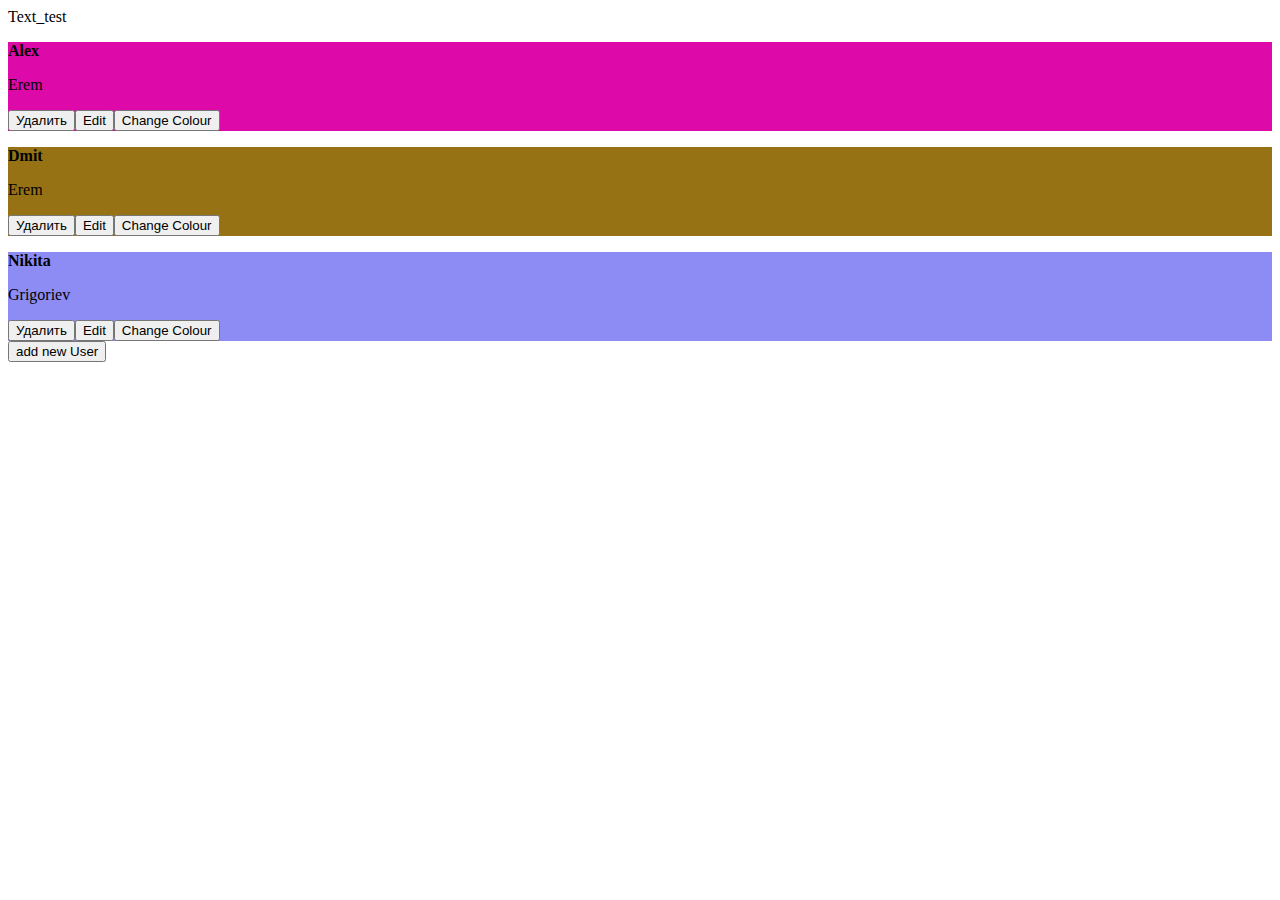
<file: index.html>
<!DOCTYPE html>
<html lang="ru">
<head>
    <meta charset="UTF-8">
    <title>LocalHost</title>
</head>
<body>
<div>Text_test</div>
<div id="5"></div>
<script src="database.js"></script>
</body>
</html>
</file>
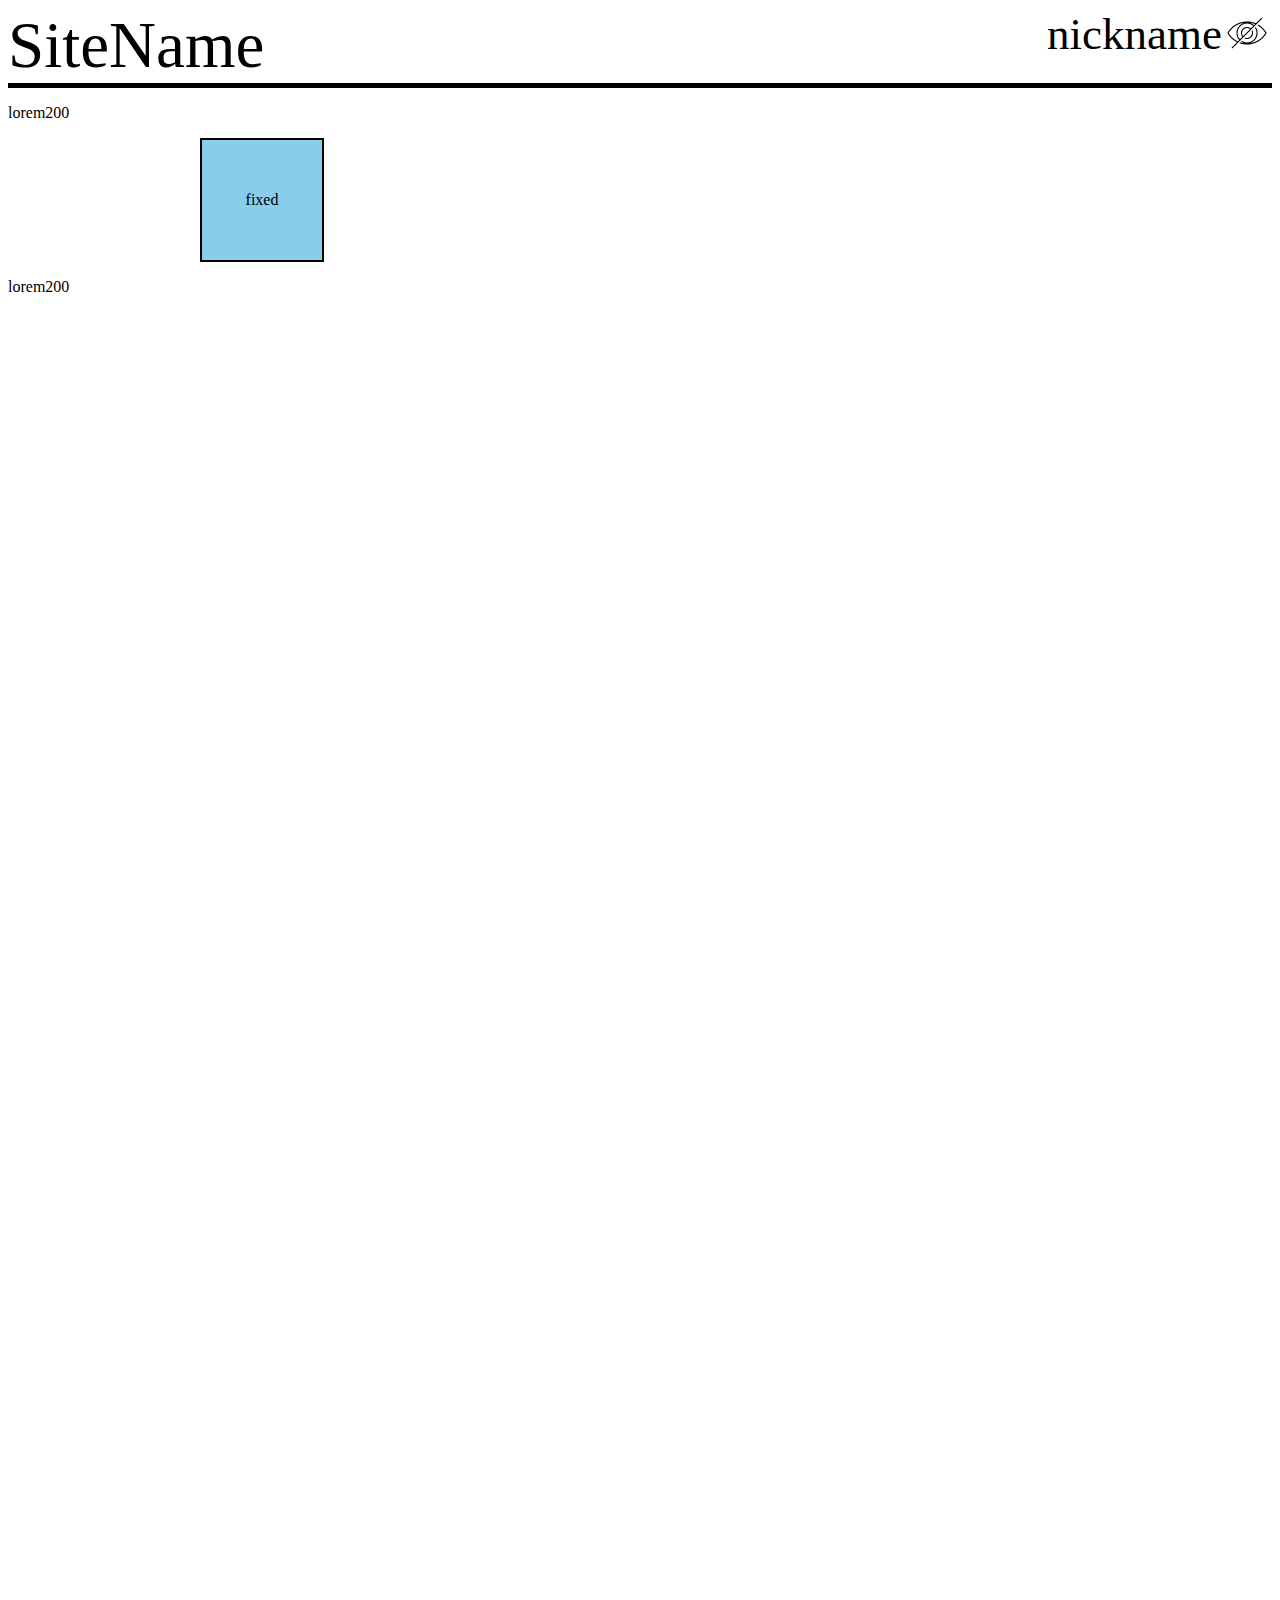
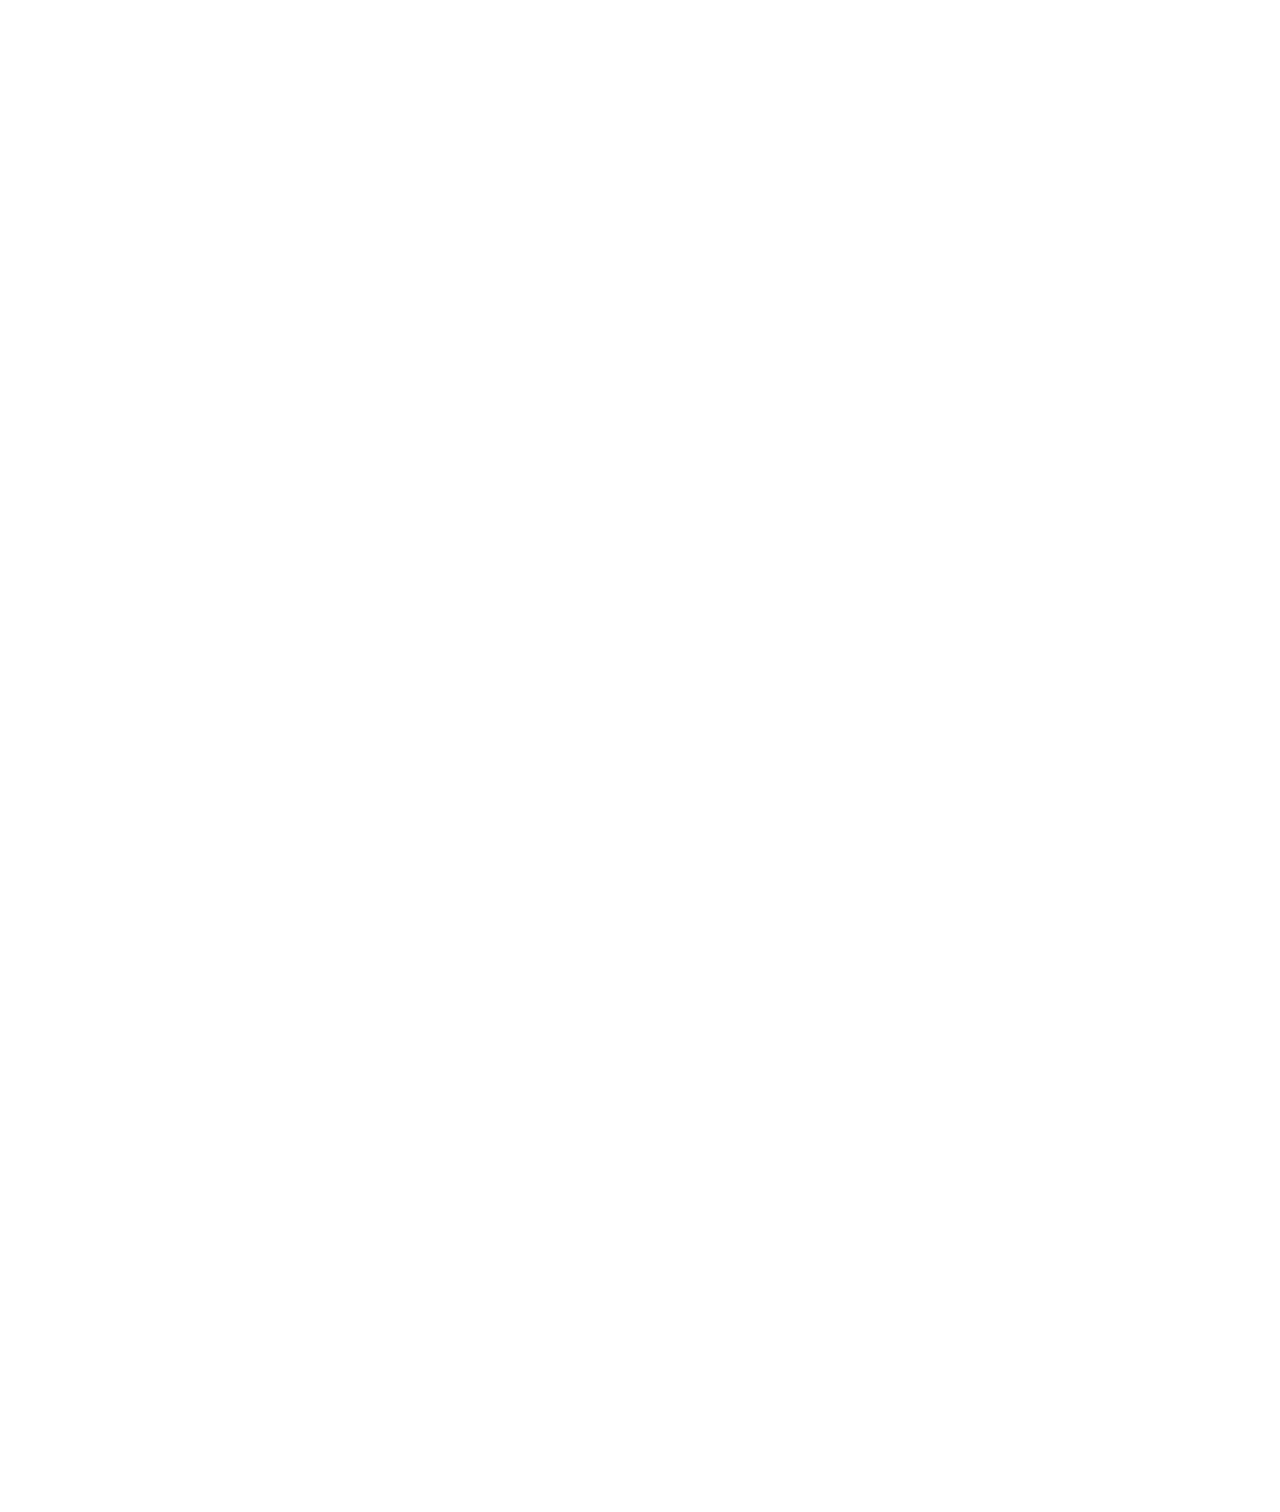
<file: das.html>
<!DOCTYPE html>
<html lang="en">
<head>
    <link href="hui.css" rel="stylesheet" type="text/css" />
    <meta charset="UTF-8">
    <title>Title</title>
</head>
<body>
<header>
  <div style="display: flex;border-bottom: 5px solid black; width: 100%; justify-content: space-between">
    <label style="font-size: 65px">SiteName</label>
    <div style="display: flex">
      <label style="font-size: 45px;">nickname</label>
      <img src="506282-200.png" style="height: 50px; width: 50px">
    </div>
  </div>
</header>
<!--<div class="box-1">-->
<!--    <div class="box-2"> </div>-->
<!--</div>-->

<div class="container">

        <p>lorem200</p>

        <div class="box-1"> fixed </div>

        <p>lorem200</p>

</div>
</body>
</html>
</file>
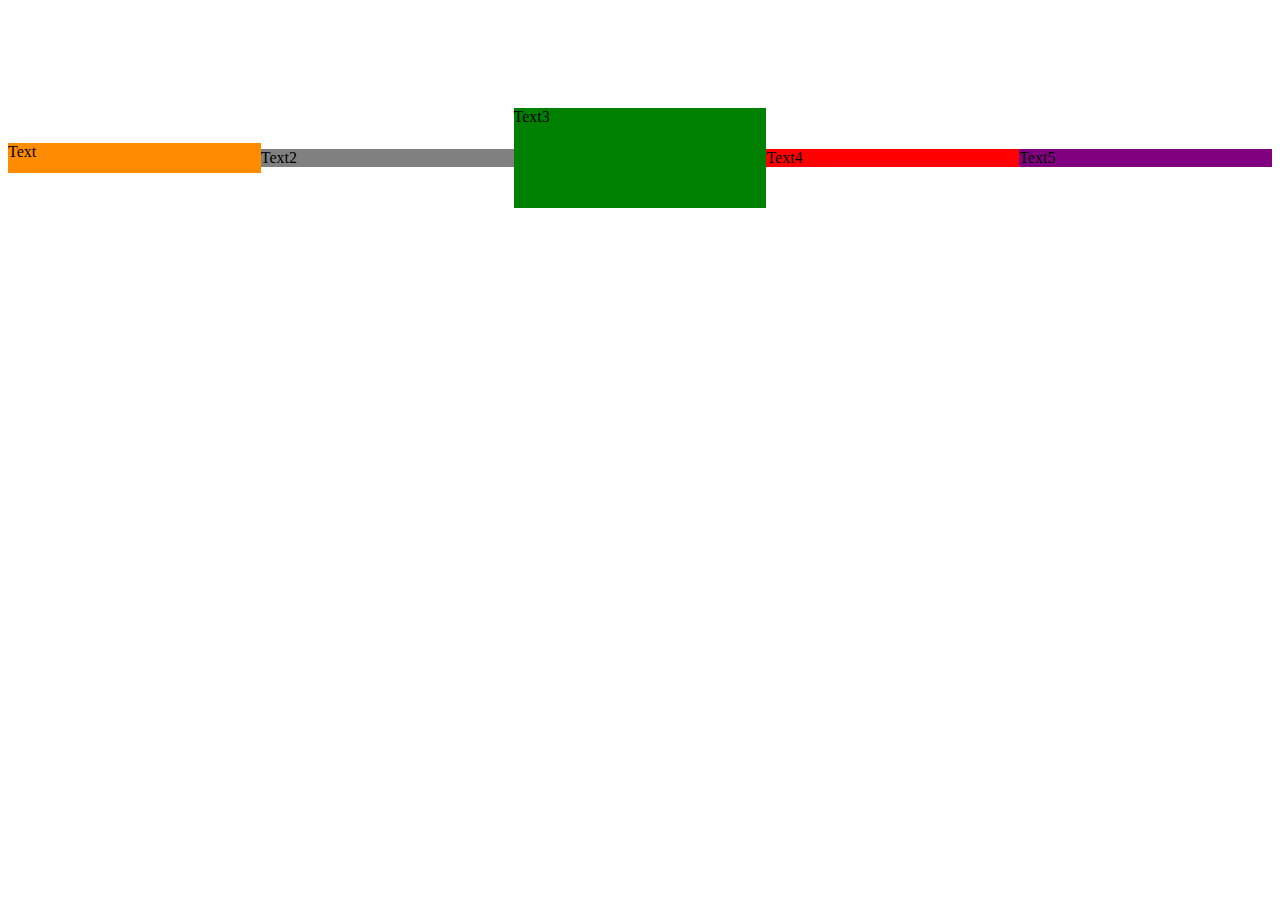
<file: dssd.html>
<!DOCTYPE html>
<html lang="en">
<head>
    <meta charset="UTF-8">
    <title>Title</title>
    <style type="text/css">
      .flex-child{
        flex-grow: 1;
        flex-basis: 1px;
        flex-shrink: 0;
      }
    </style>
</head>
<body>
<div style="display: flex; width: 100%; height: 300px; align-items: center">
  <div style="background-color: #FF8C00; height: 30px" class="flex-child">
    <label>Text</label>
  </div>
  <div style="background-color: gray" class="flex-child">
    <label>Text2</label>
  </div>
  <div style="background-color: green; height: 100px" class="flex-child">
    <label>Text3</label>
  </div>
  <div style="background-color: red" class="flex-child">
    <label>Text4</label>
  </div>
  <div style="background-color: purple" class="flex-child">
    <label>Text5</label>
  </div>
</div>
</body>
</html>
</file>
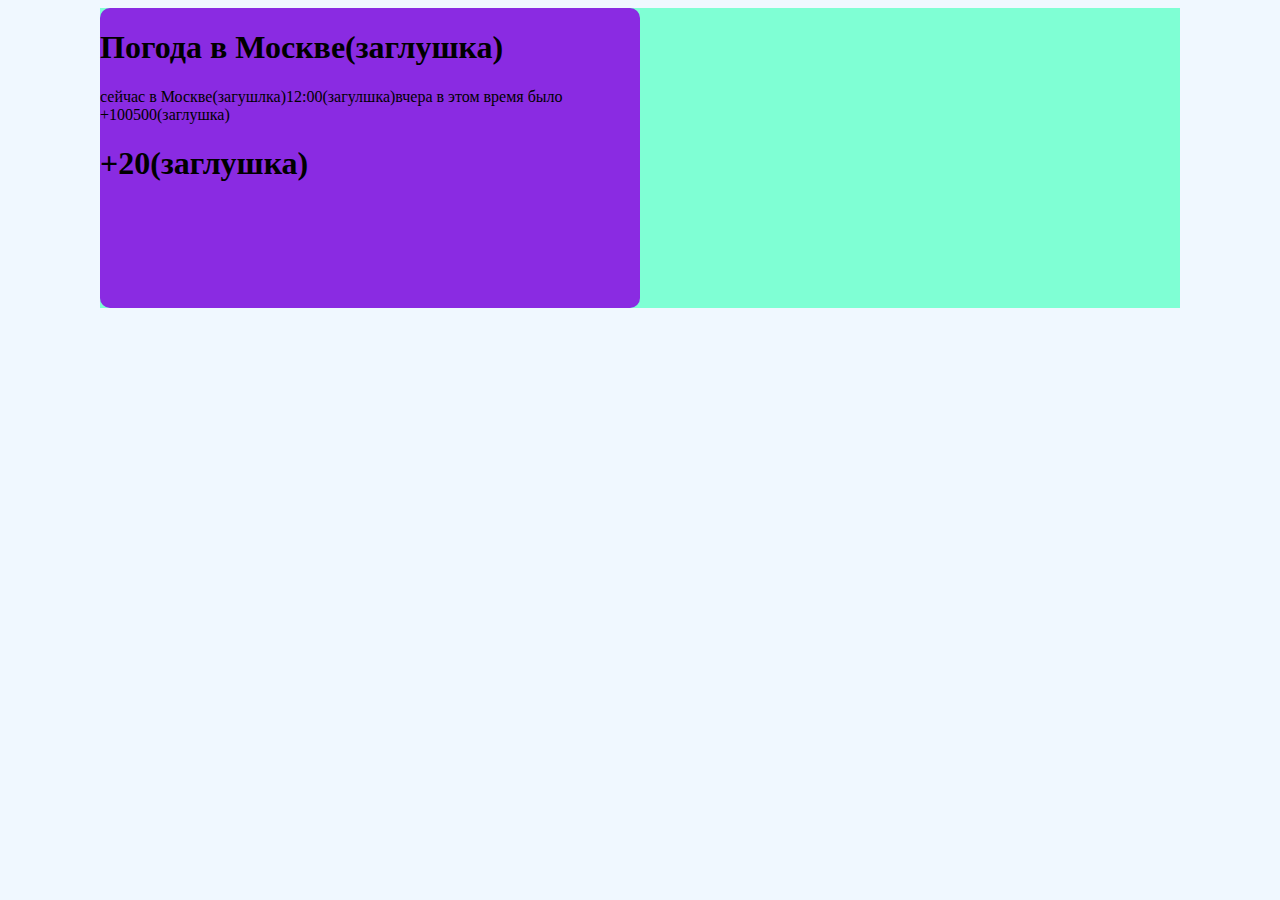
<file: meteo.html>
<!DOCTYPE html>
<html lang="en">
<head>
  <link href="pogoda.css" rel="stylesheet" type="text/css" />
  <meta charset="UTF-8">
    <title>HuYandexPogoda</title>
</head>
<body>
<header></header>
<div class="rod_cont">
  <div class="main_flex_cont">
    <div class="meteo_data flexdiv">
      <h1>Погода в <label class="city_info">
        Москве(заглушка)
      </label></h1>
      <p>сейчас в <label class="city_info">Москве(загушлка)</label><label id="time">12:00(загулшка)</label>вчера в этом время было<label id="yesterday_weth"> +100500(заглушка)</label></p>
      <div id="main_weather"><h1 id="main_weather_temprature"> +20(заглушка)
      </h1>
        <div>
    </div>
    <div class="gorod flexdiv"></div>
  </div>
</div>
<footer></footer>

</body>
</html>
</file>
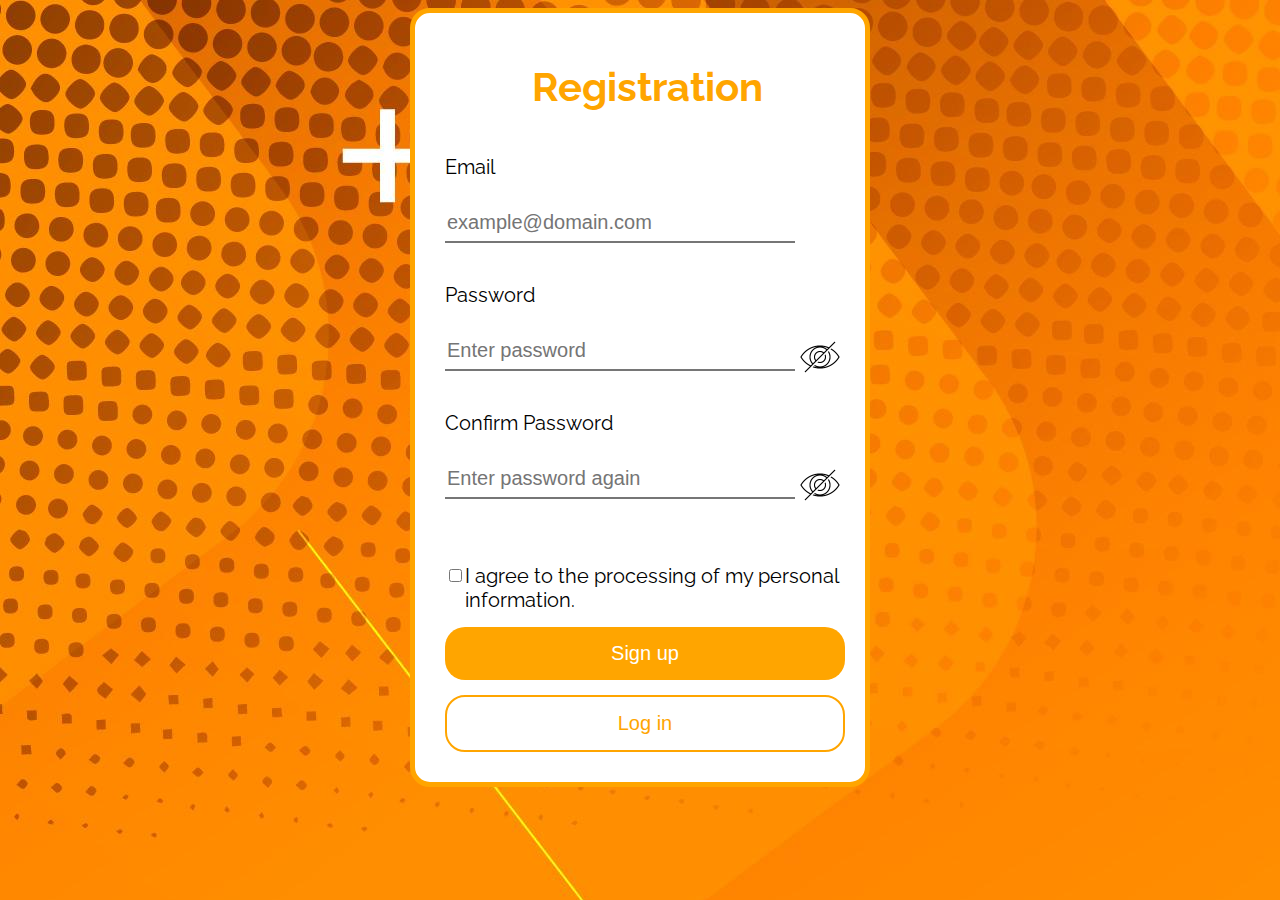
<file: Pochta.html>
<!DOCTYPE html>
<html lang="en">
<head>
    <link
            href="http://fonts.googleapis.com/css?family=Raleway"
            rel="stylesheet"
            type="text/css" />
    <link href="css.css" rel="stylesheet" type="text/css" />
    <meta charset="UTF-8">
    <title>TitleCheck</title>
</head>
<body>
<div id = 'divdiv'>
    <div id="mainDiv">
        <div id="div">
            <h1 class="h11">Registration</h1>
            <label class="text">Email</label>
            <div class="div-pass1">
                <input type="email" placeholder="example@domain.com" onclick="deleteErrorDiv()" class="input"/>
            </div>
            <label class="text">Password</label>
            <div class="div-pass">
                <input type="password" placeholder="Enter password" class="input" onclick="deleteErrorDiv()"/>
                <button onclick="visiblePasswd1()" class="passwdbut"></button>
            </div>
            <label class="text">Confirm Password</label>
            <div class="div-pass">
                <input type="password" class="input" placeholder="Enter password again" onclick="deleteErrorDiv()"/>
                <button onclick="visiblePasswd2()" class="passwdbut"></button>
            </div>
            <div class="div-pass" style="align-items: center">
                <input type="checkbox" onchange="galochka()" id="check"/>
                <label class="text">I agree to the processing of my personal information.</label>
            </div>
            <button onclick = 'sendinfo()' disabled id="but">Sign up</button>
            <button id="logBut" onclick="loginWin()">Log in</button>
        </div>
    </div>
</div>
<script src="registration.js"></script>
</body>
</html>
</file>
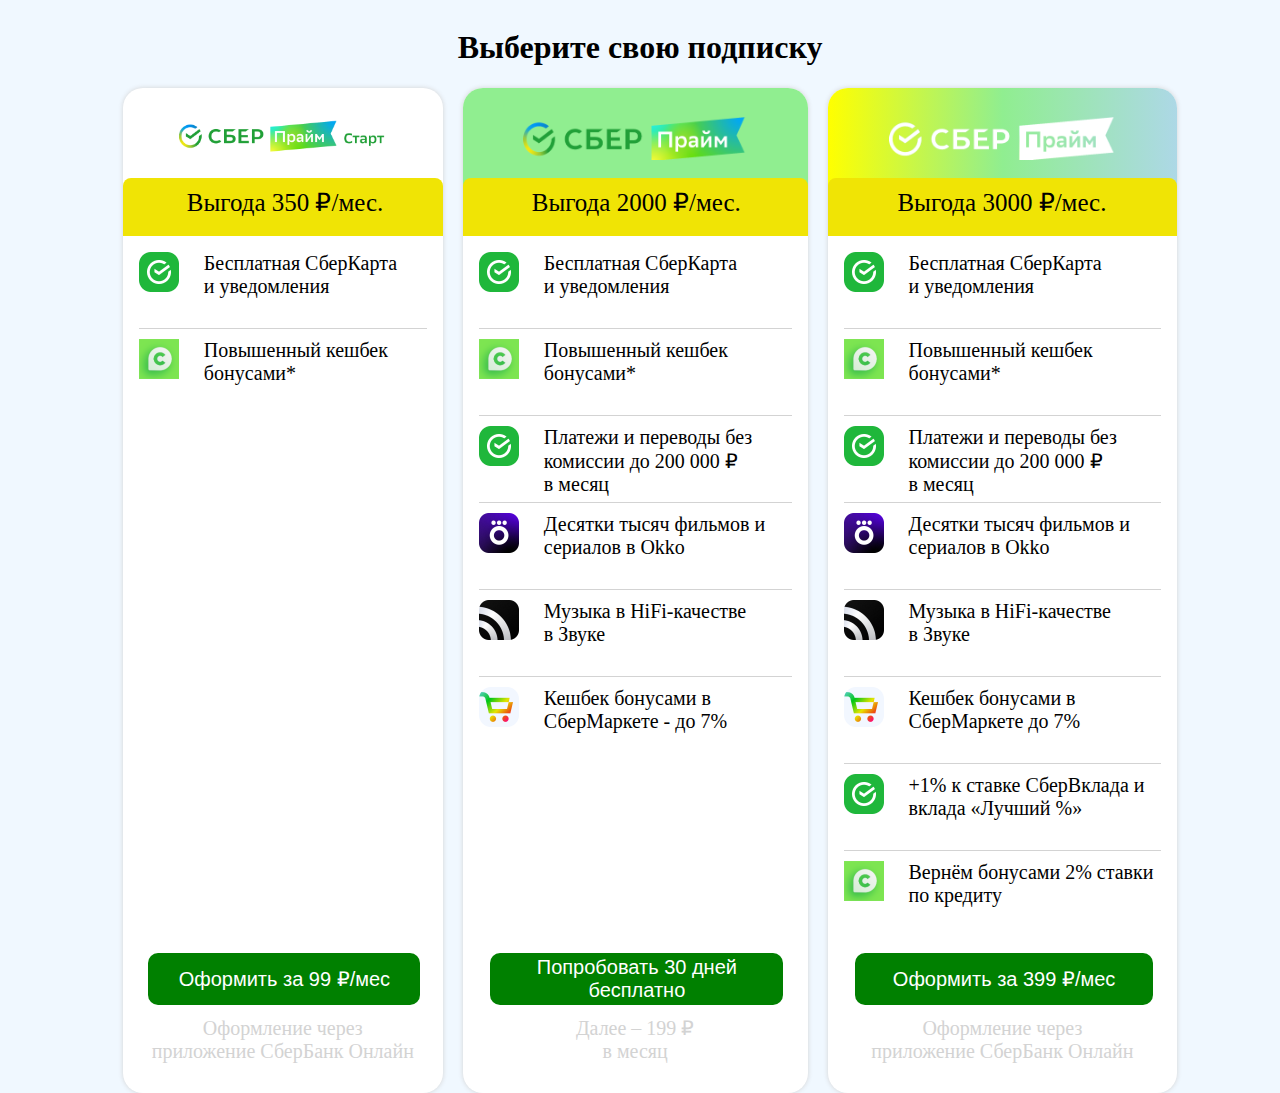
<file: sber_prime_v2.html>
<!DOCTYPE html>
<html lang="en">
<head>
  <link
          href="http://fonts.googleapis.com/css?family=Raleway"
          rel="stylesheet"
          type="text/css" />
  <meta charset="UTF-8">
  <link href="sberV2.css" rel="stylesheet" type="text/css" />
    <meta charset="UTF-8">
    <title>Sber</title>
</head>
<body>
<div class="parent_content_flex_div">
  <h1>Выберите свою подписку</h1>
      <div class="content_flex_div">
        <div class="sber_prime">
          <div>
            <div class="sber_start sber_div"></div>
            <div class="vigoda"><label class="vigoda_350">Выгода 350 ₽/мес.</label></div>
            <ul class="ul_podpiska">
            <li class="free_sber_card">Бесплатная СберКарта<br>и уведомления</li>
            <li class="cashback">Повышенный кешбек<br>бонусами*</li>
          </ul>
          </div>
          <div class="knopka">
            <button class="sber_but"><label class="sber_but_text">Оформить за 99 ₽/мес</label></button>
            <label class="dop_uslovie">Оформление через<br>приложение СберБанк Онлайн</label>
          </div>
        </div>
        <div class="sber_prime">
          <div>
            <div class="sber_primehuy sber_div"></div>
            <div class="vigoda"><label class="vigoda_350">Выгода 2000 ₽/мес.</label></div>
            <ul class="ul_podpiska">
              <li class="free_sber_card">Бесплатная СберКарта<br>и уведомления</li>
              <li class="cashback">Повышенный кешбек<br> бонусами*</li>
              <li class="free_sber_card">Платежи и переводы без комиссии до 200 000 ₽ <br>в месяц</li>
              <li class="okko">Десятки тысяч фильмов и сериалов в Okko</li>
              <li class="zvuk">Музыка в HiFi-качестве<br> в Звуке</li>
              <li class="megamarket">Кешбек бонусами в СберМаркете - до 7%</li>
          </ul>
          </div>
          <div class="knopka">
            <button class="sber_but"><label class="sber_but_text">Попробовать 30 дней бесплатно</label></button>
            <label class="dop_uslovie">Далее – 199 ₽<br>в месяц</label>
          </div>
        </div>
        <div class="sber_prime">
          <div>
            <div class="sber_prime+ sber_div1">
              <img src="sber%20prime%20+.png" class="sber++">
            </div>
            <div class="vigoda"><label class="vigoda_350">Выгода 3000 ₽/мес.</label></div>
            <ul class="ul_podpiska">
              <li class="free_sber_card">Бесплатная СберКарта<br>и уведомления</li>
              <li class="cashback">Повышенный кешбек<br> бонусами*</li>
              <li class="free_sber_card">Платежи и переводы без комиссии до 200 000 ₽ <br>в месяц</li>
              <li class="okko">Десятки тысяч фильмов и сериалов в Okko</li>
              <li class="zvuk">Музыка в HiFi-качестве<br> в Звуке</li>
              <li class="megamarket ">Кешбек бонусами в СберМаркете до 7%</li>
              <li class="free_sber_card">+1% к ставке СберВклада и вклада «Лучший %»</li>
              <li class="cashback">Вернём бонусами 2% ставки по кредиту</li>
          </ul>
          </div>
          <div class="knopka">
            <button class="sber_but"><label class="sber_but_text">Оформить за 399 ₽/мес</label></button>
            <label class="dop_uslovie">Оформление через<br>приложение СберБанк Онлайн</label>
          </div>
        </div>
  </div>
</div>
</body>
</html>
</file>
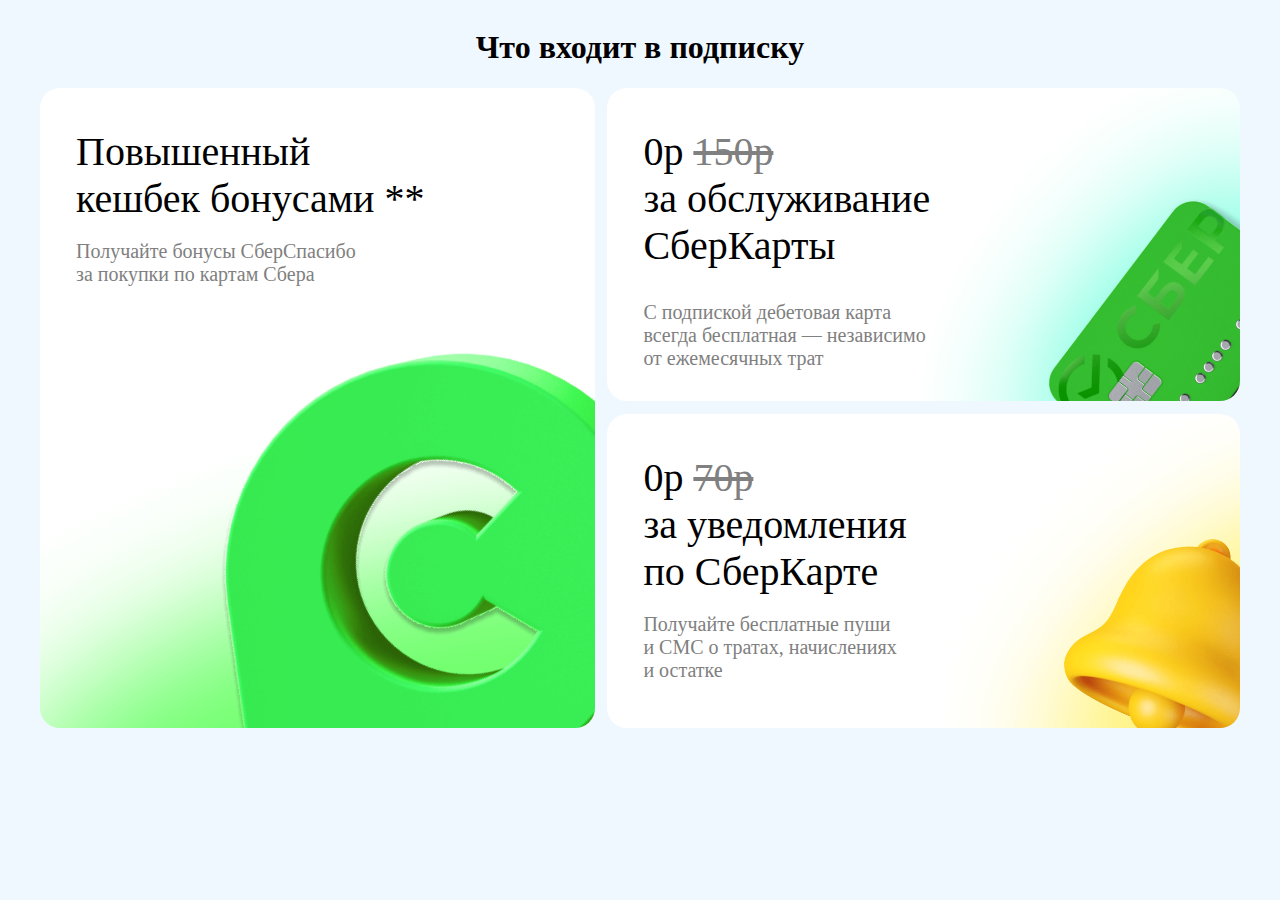
<file: sberPrime.html>
<!DOCTYPE html>
<html lang="en">
<head>
    <link
            href="http://fonts.googleapis.com/css?family=Raleway"
            rel="stylesheet"
            type="text/css" />
    <meta charset="UTF-8">
    <title>sber</title>
  <link href="sber.css" rel="stylesheet" type="text/css" />
</head>
<body>
<header></header>
<div class="main-main-div">
    <h1>Что входит в подписку</h1>
        <div class="main-div1" >
          <div class="cashback-div card">
            <label class="hui">Повышенный <br> кешбек бонусами **</label><br><br>
              <label class="opisanie">Получайте бонусы СберСпасибо<br>за покупки по картам Сбера </label>
              <div class="img-1"></div>
          </div>
          <div class="cont">
            <div class="card-div card">
                <label class="hui">0р <s class="skidka">150р</s><br> за обслуживание<br> CберКарты</label>
                <label class="opisanie">С подпиской дебетовая карта<br>всегда бесплатная — независимо<br>от ежемесячных трат</label>
                <div class="img-2"></div>
            </div>
            <div class="yvedom-div card">
              <label class="hui">0р <s class="skidka">70р</s><br>за уведомления <br>по СберКарте</label><br>
              <label class="opisanie">Получайте бесплатные пуши<br>и СМС о тратах, начислениях<br> и остатке</label>
              <div class="img-3"></div>
            </div>
          </div>
</div>
<footer></footer>

</body>
</html>
</file>
<file: hui.css>
/**{*/
/*    margin: 0px;*/
/*    padding: 0px;*/
/*    box-sizing: border-box;*/
/*}*/

/*.box-1{*/
/*    width: 300px;*/
/*    height: 300px;*/
/*    background-color: skyblue;*/
/*    border: 2px solid black;*/
/*}*/

/*.box-1{*/
/*    !* Other codes are here*!*/

/*    position: absolute;*/
/*    left: 100px;*/
/*}*/

/*.box-2{*/
/*    width: 100px;*/
/*    height:100px;*/
/*    background-color: pink;*/
/*    border: 2px solid black;*/
/*}*/


/*body{*/
/*    !* This is the parent *!*/
/*    position: relative;*/
/*}*/

/*.box-1{*/

/*}*/
/*.box-2{*/
/*    !* This is the child *!*/
/*    position: absolute;*/
/*    left: 100px;*/
/*}*/


.container{
    height: 3000px;
}

.box-1{
    height: 120px;
    width: 120px;
    background-color: skyblue;
    border: 2px solid black;

    display: grid;
    place-content: center;
}

.box-1{

    position: sticky;
    top: 100px;
    left: 200px;
}
</file>
<file: pogoda.css>
html{
    background-color: aliceblue;
}
.rod_cont{
    width: 100%;
    display: flex;
    height: 300px;
    justify-content: center;

}

.main_flex_cont{
    width: 1080px;
    height: 300px;
    display: flex;
    background-color: aquamarine;
}

.flexdiv{
    width: 50%;
    background-color: blueviolet;
    border-radius: 10px;
}
.gorod{
    margin-left: 1%;
}
</file>
<file: css.css>
html {
    font-size: 20px;
    font-family: 'Raleway';
    background: url("4062169.jpg");
}

.errorText{
    color: red;
}
.h11{
    padding-left:10px ;
    padding-right: 5px;
}

.sucText{
    color: green;
}

h1 {
    margin: 0;
    padding: 20px 0;
    font-size: 40px;
    text-align: center;
    color: orange;
}
label.text{
    color: black;
    margin-top: 25px;
}
#mainDiv{
    border-radius: 20px;
    width: 400px;
    margin: auto auto;
    background-color: white;
    padding: 30px 20px 30px 30px;
    border: 5px solid orange;
}
input.input{
    margin-bottom: 15px;
    border-top:none ;
    border-right: none;
    border-left:none ;
    height: 35px;
    font-size: 20px;
    flex-grow: 1;

}
.input:focus{
    border-color: orange;
    outline: none;
}
#check{
    accent-color: orange;
}
#errorDiv {
    border: 5px solid red;
    width: 430px;
    background-color: white;
    text-align: center;
    margin: auto;
    padding: 10px;
    border-radius: 20px;
}

#sucDiv {
    border: 5px solid green;
    width: 430px;
    background-color: white;
    text-align: center;
    margin: auto;
    padding: 10px;
    border-radius: 20px;
}
button.passwdbut{
    border: 5px orange;
    color: white;
    background: url("506282-200.png") 50% 50% no-repeat;
    background-size: contain;
    width: 50px;
    height: 50px;
}
#but{
    margin-top:15px ;
    margin-bottom: 15px;
    background-color: #FFA500;
    color: white;
    padding: 15px 30px;
    text-align: center;
    border: none;
    border-radius: 20px 20px 20px 20px;
    transition: background-color 0.3s;
    font-size: 20px;

}

#but:hover{
    background-color: #FF8C00;
}

#logBut{
    background-color: white;
    color: orange;
    padding: 15px 30px;
    text-align: center;
    border: 2px solid orange;
    border-radius: 20px 20px 20px 20px;
    transition: background-color 0.3s;
    font-size: 20px;

}

#logBut:hover{
    background-color: #fee3c1;
}

#div{
    display: flex;
    flex-direction: column;
}
.div-pass{
    display: flex;
    padding-top: 25px;

}

.logindiv{
    display: flex;
    flex-direction: column;
}

.div-pass1{
    display: flex;
    padding-right: 50px;
    padding-top: 25px;
}
</file>
<file: sberV2.css>
.parent_content_flex_div{
    width: 100%;
    height: 990px;
    display: flex;
    align-items: center;
    flex-direction: column;
}
.content_flex_div{
    display: flex;
    width: 85%;
    height: 1261px;
    justify-content: center;
}
.sber_prime{
    display: flex;
    flex-direction: column;
    justify-content: space-between;
    position: relative;
    box-shadow: 0 0 5px lightgrey;
    height: 100%;
    flex-grow: 1;
    border-radius: 20px;
    background-color: white;
    margin-left: 20px;
    max-width: 380px;
    min-width: 320px;
    overflow: hidden;
}
html{
    background-color: aliceblue;
    font-family: 'Fira+Sans';
}
.free_sber_card{
    background-image: url("sber.7d06a691.png");
}
.cashback{
    background-image: url("spasibo.9673bde4.png");
}
.okko{
    background-image: url("okko.821e6a86.png");
}
.zvuk{
    background-image: url("zvuk.d5b38dc4.png");
}
.megamarket{
    background-image: url("market.8b1968a1.png");
}
.sber_start{
    background-image: url("sber prime start.png");
}
.sber_primehuy{
    background-image: url("sber prime.png");
    background-color: lightgreen;
}
.sber_prime\+{
    background: linear-gradient(to right, yellow, lightgreen, lightblue);
}
.vigoda{
    padding-top: 10px;
    max-width:380px ;
    width: 100%;
    height: 48px;
    background-color: rgb(240, 228, 5);
    border-top-left-radius: 8px;
    border-top-right-radius:8px;
}
.sber_div{
    width: 100%;
    height: 100px;
    background-size: 65%;
    background-repeat: no-repeat;
    background-position: center;
    margin-bottom:-10px ;
}
.sber_div1{
    width: 100%;
    height: 100px;
    background-size: 100%;
    background-repeat: no-repeat;
    background-position: center;
    margin-bottom:-10px;
    display: flex;
    justify-content: center;
    align-items: center;
}
ul{
    padding-right: 16px;
    padding-left: 16px;
}
.vigoda_350{
    font-size: 25px;
    font-weight: 530;
    padding-left: 20%;
}

.dop_uslovie{
    color: lightgrey;
    text-align: center;
    font-size: 20px;
    max-height: 49px;
}

.knopka{
    display: flex;
    flex-direction: column;
    height: 110px;
    margin-bottom: 30px;
    justify-content: space-between;
    align-self: ;
}

.sber_but{
    flex-grow: 1;
    border-radius: 10px;
    background: green;
    height: 52px;
    max-height: 52px;
    width: 85%;
    padding-left: 10px;
    padding-right: 10px;
    margin-left: 8%;
    transition: background-color 0.3s;
    border: none;
    margin-bottom: 5px;
}

.sber_but:hover{
    background-color: darkgreen;
}

.sber_but_text{
    color: white;
    font-size: 20px;
}

.ul_podpiska li{
    border-bottom: 1px solid lightgrey;
    font-size: 20px;
    background-repeat:no-repeat;
    list-style: none;
    background-position: top left ;
    padding-left: 65px;
    background-size: 40px 40px ;
    padding-bottom: 16px;
    margin-bottom: 6px;
    margin-top:10px ;
    height: 60px;
}
.ul_podpiska li:last-child{
    border-bottom: none;
}

.sber\+\+{
    width: 65%;
    max-height: 49px;
}

@media (max-width: 1200px) {
    .ul_podpiska li{
        list-style: inside;
        padding-left: 16px;
    }
    .megamarket{
        background-image: none;
    }
    .zvuk{
        background-image: none;
    }
    .cashback{
        background-image: none;
    }
    .okko{
        background-image: none;
    }
    .free_sber_card{
        background-image: none;
    }
}
</file>
<file: sber.css>
*{
    box-sizing: border-box;
}
.card{
    padding: 40px 32px 0 36px;
}
.hui{
    font-size: 40px;
}
.opisanie{
    font-size: 20px;
    color: grey;
}
html{
    background-color: aliceblue;
    font-family: 'Fira+Sans';
}
.main-main-div{
    width: 100%;
    display: flex;
    flex-direction: column;
    justify-content: center;
    align-items: center;
    padding-right:1%;
    padding-left: 1%;
}

.main-div1{
    width: 100%;
    max-width: 1200px;
    height: 640px;
    display: flex;
}

.skidka{
    color: grey;
}

.card-div{
    background-image: url("sbercard1024.b77a6c95.png") ;
    display: flex;
    background-position: right bottom ;
    background-repeat: no-repeat ;
    /*background-size:  contain ;*/
    background-size: auto 100%;
    flex-direction: column;
    justify-content: space-between;
    background-color: white;
    flex-grow: 1;
    border-radius: 20px;
    overflow: hidden;
    max-height: 49%;
}

.yvedom-div{
    background-image: url("yvedomleniya1024.bc3717ff.png");
    background-repeat: no-repeat;
    background-position: right bottom;
    /*background-size: contain;*/
    background-size: auto 100%;
    display: flex;
    flex-direction: column;
    background-color: white;
    flex-grow: 1;
    border-radius: 20px;
    max-height:49%;
}

.cashback-div{
    background-image: url("rest1440.7b33b58e (1).png");
    background-repeat: no-repeat;
    background-position: right bottom;
    background-size: 100% auto;
    background-color: white;
    border-radius: 20px;
    flex-grow: 1;

}
.card:hover{
    box-shadow: 0 0 10px lightgrey;
    scale: 1.01;
    transition: all 0.2s ease-in-out;
}

.cont{
    flex-grow: 2;
    display: flex;
    flex-direction: column;
    justify-content: space-between;
    margin-left: 1%;
}

h1{
    text-align: center;
}
@media (max-width: 750px){
    .main-div1{
        flex-direction: column;
    }
    .cashback-div{
        background-image: url("rest.29b6d834.png");
        background-size: auto 100%;
        margin-bottom: 20px;
    }
    .card-div{
        margin-bottom: 20px;
    }
    .yvedom-div{
        margin-bottom: 20px;
    }
    .hui{
        font-size: 30px;
    }
    .opisanie{
        font-size: 15px;
        color: grey;
    }
    .card{
        padding-top: 10px;
    }

}
</file>
